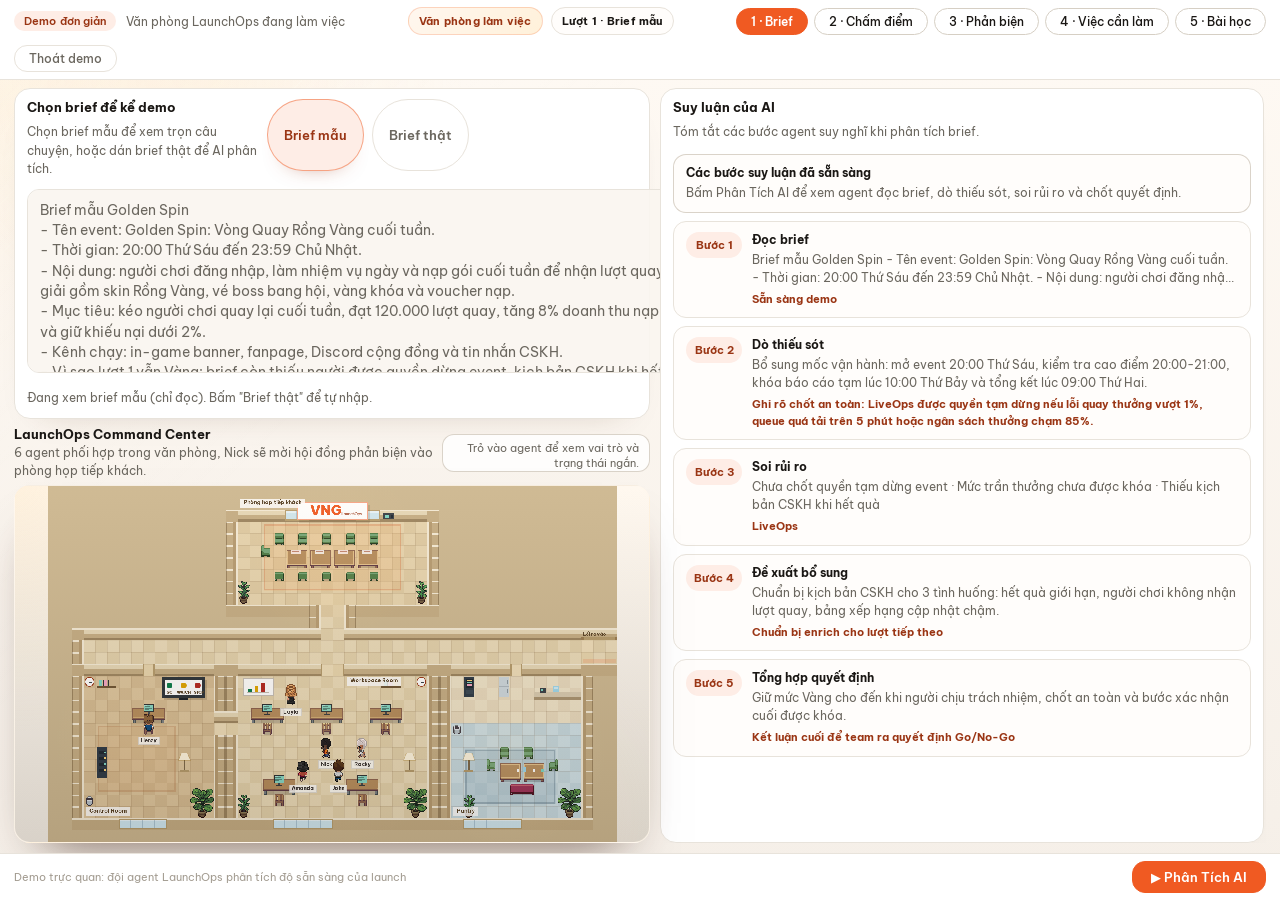
<file: demo.html>
<!doctype html>
<html lang="vi">
<head>
  <meta charset="utf-8">
  <meta name="viewport" content="width=device-width, initial-scale=1">
  <title>Demo Đơn Giản — LaunchOps Command Center</title>
  <link rel="preconnect" href="https://fonts.googleapis.com">
  <link rel="preconnect" href="https://fonts.gstatic.com" crossorigin>
  <link rel="stylesheet" href="https://fonts.googleapis.com/css2?family=Be+Vietnam+Pro:wght@400;500;600;700;800&display=swap">
  <link rel="stylesheet" href="/demo/demo.css?v=fix-20260702f">
</head>
<body>
  <main id="demoApp" class="demo-app">
    <header class="demo-top">
      <div class="demo-brand">
        <span class="demo-pill">Demo đơn giản</span>
        <span class="demo-sub">Văn phòng LaunchOps đang làm việc</span>
      </div>
      <div class="demo-status-strip" aria-label="Trạng thái demo hiện tại">
        <span id="demoMood" class="demo-chip demo-chip-office">Văn phòng làm việc</span>
        <span id="demoRunBadge" class="demo-chip">Lượt 1 · Brief mẫu</span>
      </div>
      <nav class="demo-phases" id="demoPhases" aria-label="Tiến trình 5 chặng">
        <button class="demo-phase" type="button" data-phase="0">1 · Brief</button>
        <button class="demo-phase" type="button" data-phase="1">2 · Chấm điểm</button>
        <button class="demo-phase" type="button" data-phase="2">3 · Phản biện</button>
        <button class="demo-phase" type="button" data-phase="3">4 · Việc cần làm</button>
        <button class="demo-phase" type="button" data-phase="4">5 · Bài học</button>
      </nav>
      <a class="demo-exit" id="demoExit" href="/" aria-label="Thoát demo, về trang chính">Thoát demo</a>
    </header>
    <section class="demo-body">
      <div class="demo-main-column">
        <section class="demo-brief-panel demo-card" aria-label="Chọn loại brief cho demo">
          <div class="demo-panel-head">
            <div>
              <div class="demo-card-title">Chọn brief để kể demo</div>
              <p class="demo-muted">Chọn brief mẫu để xem trọn câu chuyện, hoặc dán brief thật để AI phân tích.</p>
            </div>
          </div>
          <div class="demo-brief-modes" role="group" aria-label="Chọn loại brief">
            <button class="demo-brief-mode is-active" id="demoBriefSample" type="button" data-brief-mode="sample" aria-pressed="true">Brief mẫu</button>
            <button class="demo-brief-mode" id="demoBriefRealOption" type="button" data-brief-mode="real" aria-pressed="false">Brief thật</button>
          </div>
          <textarea id="demoBriefReal" class="demo-brief-textarea is-readonly" rows="8" readonly placeholder="Dán brief thật vào đây để phân tích bằng AI..."></textarea>
          <p class="demo-brief-hint demo-muted" id="demoBriefHint">Đang xem brief mẫu (chỉ đọc). Bấm "Brief thật" để tự nhập.</p>
        </section>
        <div class="demo-stage-shell">
          <div class="demo-stage-meta">
            <div class="demo-stage-copy">
              <strong>LaunchOps Command Center</strong>
              <span>6 agent phối hợp trong văn phòng, Nick sẽ mời hội đồng phản biện vào phòng họp tiếp khách.</span>
            </div>
            <div id="demoAgentHover" class="demo-agent-hover" aria-live="polite">Trỏ vào agent để xem vai trò và trạng thái ngắn.</div>
          </div>
          <div class="demo-stage">
            <canvas id="demoCanvas" width="768" height="480" aria-label="Văn phòng pixel 4 phòng với 6 agent"></canvas>
            <div id="demoBubbles" class="demo-bubbles" aria-live="polite"></div>
            <div class="demo-stage-glow" aria-hidden="true"></div>
          </div>
        </div>
      </div>
      <aside class="demo-results" id="demoResults" aria-label="Kết quả phân tích">
        <div id="resGauge" class="demo-card demo-gauge-wrap" data-result-phase="1"></div>
        <div id="resRisks" class="demo-card" data-result-phase="2"></div>
        <div id="resChecklist" class="demo-card" data-result-phase="3"></div>
        <div id="resLessons" class="demo-card" data-result-phase="4"></div>
        <section class="demo-card demo-reasoning-card" data-result-phase="0" aria-label="Reasoning tóm tắt của agent LLM">
          <div class="demo-panel-head">
            <div>
              <div class="demo-card-title">Suy luận của AI</div>
              <p class="demo-muted">Tóm tắt các bước agent suy nghĩ khi phân tích brief.</p>
            </div>
          </div>
          <div id="demoReasoning" class="demo-reasoning-list">
            <div class="demo-llm-note">
              <strong>Đợi kích hoạt</strong>
              <span>Khi bấm Phân Tích AI, panel này hiện các bước agent đọc brief, dò thiếu sót, soi rủi ro và chốt quyết định.</span>
            </div>
          </div>
        </section>
      </aside>
    </section>
    <footer class="demo-controls">
      <span class="demo-note">Demo trực quan: đội agent LaunchOps phân tích độ sẵn sàng của launch</span>
      <div class="demo-actions">
        <button id="demoStart" class="demo-btn demo-btn-primary" type="button">&#9654; Phân Tích AI</button>
      </div>
    </footer>
  </main>
  <script src="/demo/demo.js?v=fix-20260702f"></script>
</body>
</html>
</file>
<file: demo/demo.css>
/* demo/demo.css — LaunchOps Demo Đơn Giản
   Tất cả class đều prefix demo- để tránh xung đột với Web UI cũ.
   UTF-8, không BOM. */

/* ── Biến màu & nền ── */
:root {
  --primary:         #f05a22;
  --primary-strong:  #c2431a;
  --primary-deep:    #9a3514;
  --primary-soft:    #feede6;
  --office-glow:     rgba(240, 90, 34, 0.18);
  --war-glow:        rgba(159, 44, 44, 0.22);

  --ink:             #1a1714;
  --neutral:         #6b675f;
  --neutral-soft:    #a39c91;
  --war-ink:         #f6ede8;

  --surface:         #ffffff;
  --surface-warm:    #faf9f7;
  --surface-alt:     #fffdfb;
  --surface-war:     #221d1f;
  --surface-war-soft:#2b2427;
  --surface-war-panel:#171317;
  --surface-war-panel-2:#211a1f;

  --line:            #e8e3db;
  --line-strong:     #d6cfc4;
  --line-war:        rgba(255, 220, 210, 0.14);

  --success:         #0c7a48;
  --success-soft:    #e9f6ef;
  --warning:         #9a6700;
  --warning-strong:  #e0a400;
  --warning-soft:    #fdf3de;
  --error:           #b3261e;
  --error-soft:      #fdeeec;

  /* Thang bo góc */
  --radius-ctrl:  13px;
  --radius-card:  16px;
  --radius-pill:  20px;

  /* Font */
  --font-base: "Be Vietnam Pro", system-ui, sans-serif;
}

/* ── Reset tối thiểu ── */
*, *::before, *::after {
  box-sizing: border-box;
  margin: 0;
  padding: 0;
}

html, body {
  height: 100%;
  overflow: hidden; /* toàn trang không cuộn ngang */
}

body {
  font-family: var(--font-base);
  font-size: 14px;
  color: var(--ink);
  background:
    radial-gradient(circle at top left, rgba(255, 217, 156, 0.24) 0%, transparent 26%),
    radial-gradient(circle at bottom right, rgba(255, 235, 205, 0.4) 0%, transparent 32%),
    linear-gradient(180deg, #f8f1e8 0%, #f5efe8 100%);
  -webkit-font-smoothing: antialiased;
}

/* ── Layout chính: grid dọc full viewport ── */
.demo-app {
  display: grid;
  grid-template-rows: auto 1fr auto;
  height: 100dvh;
  min-height: 0;
  overflow: hidden;
  background:
    radial-gradient(circle at top left, rgba(255, 224, 177, 0.28) 0%, transparent 24%),
    linear-gradient(180deg, rgba(255, 250, 244, 0.98) 0%, rgba(245, 239, 232, 0.98) 100%);
}

.demo-app::before {
  content: "";
  position: fixed;
  inset: 0;
  pointer-events: none;
  background:
    linear-gradient(135deg, rgba(255, 255, 255, 0.12) 0%, transparent 34%),
    radial-gradient(circle at 15% 8%, rgba(255, 210, 142, 0.12) 0%, transparent 20%),
    repeating-linear-gradient(135deg, rgba(255, 255, 255, 0.04) 0 1px, transparent 1px 18px);
  opacity: 0.8;
  z-index: 0;
}

.demo-top,
.demo-body,
.demo-controls {
  position: relative;
  z-index: 1;
}

/* ── Header ── */
.demo-top {
  display: flex;
  align-items: center;
  justify-content: space-between;
  gap: 10px;
  padding: 7px 14px;
  background: var(--surface);
  border-bottom: 1px solid var(--line);
  flex-wrap: wrap;
  min-height: 0;
}

.demo-status-strip {
  display: inline-flex;
  align-items: center;
  gap: 8px;
  flex-wrap: wrap;
}

.demo-chip {
  display: inline-flex;
  align-items: center;
  min-height: 28px;
  padding: 4px 10px;
  border-radius: 999px;
  background: var(--surface-alt);
  border: 1px solid var(--line);
  color: var(--ink);
  font-size: 11px;
  font-weight: 700;
  letter-spacing: 0.02em;
}

.demo-chip-office {
  background: linear-gradient(135deg, #fff7ef 0%, #fff1da 100%);
  color: var(--primary-deep);
  border-color: rgba(240, 90, 34, 0.22);
}

.demo-chip-review {
  background: linear-gradient(135deg, #fff4dc 0%, #ffe8d6 100%);
  color: var(--primary-deep);
  border-color: rgba(240, 90, 34, 0.28);
}

.demo-brand {
  display: flex;
  align-items: center;
  gap: 10px;
  flex-shrink: 0;
}

.demo-pill {
  display: inline-flex;
  align-items: center;
  padding: 3px 10px;
  background: var(--primary-soft);
  color: var(--primary-deep);
  border-radius: var(--radius-pill);
  font-size: 11px;
  font-weight: 600;
  letter-spacing: 0.01em;
  white-space: nowrap;
}

.demo-sub {
  font-size: 12px;
  color: var(--neutral);
  white-space: nowrap;
}

/* ── Nav 5 chặng ── */
.demo-phases {
  display: flex;
  align-items: center;
  gap: 6px;
  flex-wrap: wrap;
}

.demo-phase {
  display: inline-flex;
  align-items: center;
  padding: 5px 14px;
  background: var(--surface);
  color: var(--ink);
  border: 1px solid var(--line-strong);
  border-radius: var(--radius-pill);
  font-family: var(--font-base);
  font-size: 12px;
  font-weight: 500;
  cursor: pointer;
  white-space: nowrap;
  transition: background 0.15s, color 0.15s, border-color 0.15s;
}

.demo-phase:hover {
  background: var(--surface-warm);
  border-color: var(--neutral-soft);
}

.demo-phase.is-active {
  background: var(--primary);
  color: #fff;
  border-color: var(--primary);
  font-weight: 600;
}

/* ── Nút thoát ── */
.demo-exit {
  display: inline-flex;
  align-items: center;
  padding: 5px 14px;
  color: var(--neutral);
  border: 1px solid var(--line);
  border-radius: var(--radius-ctrl);
  font-size: 12px;
  font-weight: 500;
  text-decoration: none;
  white-space: nowrap;
  transition: color 0.15s, border-color 0.15s;
  flex-shrink: 0;
}

.demo-exit:hover {
  color: var(--ink);
  border-color: var(--line-strong);
}

/* ── Body: 2 cột ── */
.demo-body {
  display: grid;
  grid-template-columns: minmax(560px, 1.05fr) minmax(440px, 1fr);
  gap: 10px;
  padding: 8px 14px 10px;
  min-height: 0;
  overflow: hidden;
}

.demo-main-column {
  display: flex;
  flex-direction: column;
  gap: 8px;
  min-height: 0;
}

.demo-panel-head {
  display: flex;
  align-items: flex-start;
  justify-content: space-between;
  gap: 12px;
}

.demo-inline-badge {
  display: inline-flex;
  align-items: center;
  min-height: 28px;
  padding: 4px 10px;
  border-radius: 999px;
  background: var(--primary-soft);
  color: var(--primary-deep);
  font-size: 11px;
  font-weight: 700;
  white-space: nowrap;
}

.demo-brief-panel {
  display: grid;
  grid-template-columns: minmax(230px, 0.8fr) minmax(420px, 1.2fr);
  align-items: stretch;
  gap: 10px;
  padding: 8px 12px;
}

.demo-brief-modes {
  display: flex;
  gap: 8px;
  margin-bottom: 8px;
}

.demo-brief-mode {
  flex: 0 0 auto;
  font-family: var(--font-base);
  cursor: pointer;
  padding: 7px 16px;
  border-radius: 999px;
  border: 1px solid var(--line);
  background: rgba(255, 255, 255, 0.96);
  color: var(--neutral);
  font-size: 13px;
  font-weight: 600;
}

.demo-brief-mode.is-active {
  border-color: rgba(240, 90, 34, 0.5);
  background: var(--primary-soft);
  color: var(--primary-deep);
  box-shadow: 0 12px 22px -20px rgba(154, 53, 20, 0.7);
}

.demo-brief-hint {
  grid-column: 1 / -1;
  margin-top: 6px;
  font-size: 11px;
}

.demo-brief-textarea.is-readonly {
  background: rgba(250, 246, 240, 0.92);
  color: var(--neutral);
  cursor: default;
}

.demo-brief-textarea {
  grid-column: 1 / -1;
  width: 100%;
  min-height: 150px;
  resize: vertical;
  border: 1px solid var(--line);
  border-radius: 12px;
  padding: 10px 12px;
  font: inherit;
  line-height: 1.45;
  color: var(--ink);
  background: rgba(255, 255, 255, 0.92);
}

.demo-brief-textarea:focus {
  outline: none;
  border-color: rgba(240, 90, 34, 0.45);
  box-shadow: 0 0 0 3px rgba(240, 90, 34, 0.12);
}

.demo-stage-shell {
  position: relative;
  display: flex;
  flex-direction: column;
  gap: 8px;
  min-height: 0;
  flex: 1 1 auto;
  padding-top: 2px;
}

.demo-stage-meta {
  display: flex;
  align-items: center;
  justify-content: space-between;
  gap: 8px;
  min-height: 38px;
}

.demo-stage-copy {
  display: flex;
  flex-direction: column;
  gap: 2px;
}

.demo-stage-copy strong {
  font-size: 13px;
}

.demo-stage-copy span {
  color: var(--neutral);
  font-size: 12px;
  line-height: 1.5;
}

.demo-agent-hover {
  display: inline-flex;
  align-items: flex-start;
  flex-direction: column;
  height: 38px;
  width: min(360px, 42%);
  overflow: hidden;
  padding: 6px 10px;
  border-radius: 12px;
  background: rgba(255, 255, 255, 0.82);
  border: 1px solid rgba(214, 207, 196, 0.9);
  color: var(--neutral);
  font-size: 11px;
  line-height: 1.35;
  text-align: right;
}

.demo-agent-hover strong {
  color: var(--ink);
  font-size: 11px;
}

.demo-agent-hover span {
  color: var(--neutral);
  font-size: 10px;
  line-height: 1.35;
}

/* ── Stage (canvas) ── */
.demo-stage {
  position: relative;
  background:
    radial-gradient(circle at top left, rgba(255, 214, 148, 0.2) 0%, transparent 34%),
    radial-gradient(circle at 78% 92%, rgba(255, 232, 188, 0.18) 0%, transparent 30%),
    linear-gradient(180deg, #fff8ef 0%, #f5eee4 100%);
  border-radius: var(--radius-card);
  overflow: hidden;
  min-height: 0;
  max-height: min(74dvh, 860px);
  aspect-ratio: 768 / 480;
  display: flex;
  align-items: stretch;
  justify-content: center;
  border: 1px solid rgba(255, 239, 221, 0.12);
  box-shadow: 0 28px 50px -30px rgba(53, 24, 11, 0.72);
}

.demo-stage-glow {
  position: absolute;
  inset: 0;
  pointer-events: none;
  background: linear-gradient(180deg, rgba(255, 252, 245, 0.05) 0%, rgba(12, 7, 4, 0.12) 100%);
}

.demo-app[data-mood="legacy-review"] .demo-stage {
  background:
    radial-gradient(circle at 82% 20%, rgba(255, 102, 78, 0.16) 0%, transparent 24%),
    radial-gradient(circle at top left, rgba(133, 31, 39, 0.18) 0%, transparent 30%),
    linear-gradient(180deg, #1d1519 0%, #0f0c0e 100%);
  border-color: rgba(255, 169, 148, 0.22);
  box-shadow: 0 32px 56px -34px rgba(0, 0, 0, 0.82);
}

.demo-app[data-mood="legacy-review"] .demo-stage-glow {
  background: linear-gradient(180deg, rgba(255, 124, 104, 0.06) 0%, rgba(2, 2, 4, 0.3) 100%);
}

.demo-app[data-mood="legacy-review"] {
  background:
    radial-gradient(circle at top right, rgba(116, 20, 28, 0.2) 0%, transparent 18%),
    radial-gradient(circle at bottom left, rgba(255, 118, 86, 0.08) 0%, transparent 20%),
    linear-gradient(180deg, #171215 0%, #0f0d0f 100%);
}

.demo-app[data-mood="legacy-review"]::before {
  background:
    linear-gradient(135deg, rgba(255, 255, 255, 0.02) 0%, transparent 32%),
    radial-gradient(circle at 88% 10%, rgba(255, 115, 82, 0.1) 0%, transparent 14%),
    repeating-linear-gradient(135deg, rgba(255, 255, 255, 0.025) 0 1px, transparent 1px 18px);
  opacity: 0.9;
}

.demo-app[data-mood="legacy-review"] .demo-persona-link {
  stroke: rgba(255, 176, 141, 0.5);
}

.demo-app[data-mood="legacy-review"] .demo-persona-link.is-active {
  stroke: rgba(255, 103, 103, 0.98);
}

#demoCanvas {
  image-rendering: pixelated;
  width: auto;
  max-width: 100%;
  max-height: 100%;
  height: 100%;
  display: block;
  align-self: center;
}

.demo-bubbles {
  position: absolute;
  inset: 0;
  pointer-events: none;
}

.demo-persona-links {
  position: absolute;
  inset: 0;
  width: 100%;
  height: 100%;
  pointer-events: none;
  overflow: visible;
}

.demo-persona-link {
  stroke: rgba(255, 207, 126, 0.42);
  stroke-width: 1.75;
  stroke-dasharray: 4 4;
  opacity: 0.7;
}

.demo-persona-link.is-active {
  stroke: rgba(255, 117, 95, 0.96);
  stroke-width: 2.35;
  stroke-dasharray: none;
  filter: drop-shadow(0 0 6px rgba(255, 117, 95, 0.35));
}

.demo-bubble {
  position: absolute;
  transform: translate(-50%, -100%);
  max-width: 190px;
  padding: 6px 9px;
  border-radius: 12px;
  background: rgba(255, 253, 251, 0.96);
  border: 1px solid rgba(232, 227, 219, 0.95);
  box-shadow: 0 8px 20px -16px rgba(40, 20, 10, 0.4);
  color: var(--ink);
  font-size: 11px;
  line-height: 1.45;
}

.demo-app[data-mood="legacy-review"] .demo-bubble {
  background: rgba(26, 20, 23, 0.96);
  border-color: rgba(255, 190, 173, 0.2);
  color: #fff0ec;
}

.demo-bubble::after {
  content: "";
  position: absolute;
  left: 50%;
  bottom: -6px;
  width: 12px;
  height: 12px;
  background: rgba(255, 253, 251, 0.96);
  border-right: 1px solid rgba(232, 227, 219, 0.95);
  border-bottom: 1px solid rgba(232, 227, 219, 0.95);
  transform: translateX(-50%) rotate(45deg);
}

.demo-app[data-mood="legacy-review"] .demo-bubble::after {
  background: rgba(26, 20, 23, 0.96);
  border-right-color: rgba(255, 190, 173, 0.2);
  border-bottom-color: rgba(255, 190, 173, 0.2);
}

.demo-agent-tag {
  position: absolute;
  transform: translate(-50%, -100%);
  display: inline-flex;
  flex-direction: column;
  gap: 2px;
  max-width: 190px;
  padding: 7px 9px;
  border-radius: 12px;
  background: rgba(26, 23, 20, 0.94);
  border: 1px solid rgba(255, 255, 255, 0.1);
  box-shadow: 0 10px 18px -14px rgba(0, 0, 0, 0.55);
  color: #fff7f2;
  pointer-events: none;
}

.demo-agent-tag strong {
  font-size: 11px;
  font-weight: 700;
  line-height: 1.35;
}

.demo-agent-tag span {
  font-size: 10px;
  line-height: 1.35;
  color: rgba(255, 247, 242, 0.82);
}

/* ── Results aside: khung tab duy nhất, chỉ panel active hiển thị ── */
.demo-results {
  background: transparent;
  display: flex;
  flex-direction: column;
  min-height: 0;
  overflow: hidden;            /* khung cố định, không cuộn cả cột */
  padding-right: 2px;
}

.demo-results > [data-result-phase] {
  display: none;
}

.demo-results > [data-result-phase].is-shown {
  display: flex;
  flex-direction: column;
  flex: 1 1 auto;
  min-height: 0;
  overflow-y: auto;            /* chỉ panel đang xem mới cuộn nội bộ */
}

.demo-card {
  background: var(--surface);
  border: 1px solid var(--line);
  border-radius: var(--radius-card);
  padding: 10px 12px;
  flex-shrink: 0;
  min-height: 56px;
  box-shadow: 0 16px 34px -28px rgba(72, 41, 18, 0.28);
}

.demo-app[data-mood="legacy-review"] .demo-card {
  background: linear-gradient(180deg, rgba(23, 19, 23, 0.98) 0%, rgba(33, 26, 31, 0.98) 100%);
  border-color: rgba(255, 199, 185, 0.16);
  color: var(--war-ink);
  box-shadow: 0 18px 32px -26px rgba(0, 0, 0, 0.68), inset 0 1px 0 rgba(255, 177, 160, 0.04);
}

.demo-app[data-mood="legacy-review"] .demo-muted,
.demo-app[data-mood="legacy-review"] .demo-card-copy,
.demo-app[data-mood="legacy-review"] .demo-risk-card span,
.demo-app[data-mood="legacy-review"] .demo-check-item span,
.demo-app[data-mood="legacy-review"] .demo-lesson-item,
.demo-app[data-mood="legacy-review"] .demo-llm-note span,
.demo-app[data-mood="legacy-review"] .demo-reasoning-status span,
.demo-app[data-mood="legacy-review"] .demo-reasoning-body p,
.demo-app[data-mood="legacy-review"] .demo-stage-copy span,
.demo-app[data-mood="legacy-review"] .demo-agent-hover,
.demo-app[data-mood="legacy-review"] .demo-brief-option span {
  color: rgba(246, 237, 232, 0.78);
}

.demo-app[data-mood="legacy-review"] .demo-inline-badge {
  background: rgba(255, 128, 106, 0.14);
  color: #ffd2c7;
}

.demo-app[data-mood="legacy-review"] .demo-agent-hover,
.demo-app[data-mood="legacy-review"] .demo-brief-option,
.demo-app[data-mood="legacy-review"] .demo-brief-textarea,
.demo-app[data-mood="legacy-review"] .demo-risk-card,
.demo-app[data-mood="legacy-review"] .demo-check-item,
.demo-app[data-mood="legacy-review"] .demo-lesson-item,
.demo-app[data-mood="legacy-review"] .demo-llm-note,
.demo-app[data-mood="legacy-review"] .demo-reasoning-status,
.demo-app[data-mood="legacy-review"] .demo-reasoning-item,
.demo-app[data-mood="legacy-review"] .demo-chip {
  background: linear-gradient(180deg, rgba(28, 24, 27, 0.94) 0%, rgba(38, 32, 36, 0.94) 100%);
  border-color: rgba(255, 212, 201, 0.12);
  color: var(--war-ink);
}

.demo-app[data-mood="legacy-review"] .demo-top,
.demo-app[data-mood="legacy-review"] .demo-controls {
  background: rgba(16, 13, 15, 0.92);
  border-color: rgba(255, 205, 194, 0.1);
}

.demo-app[data-mood="legacy-review"] .demo-exit,
.demo-app[data-mood="legacy-review"] .demo-phase,
.demo-app[data-mood="legacy-review"] .demo-btn-ghost {
  background: rgba(25, 21, 24, 0.95);
  border-color: rgba(255, 195, 180, 0.14);
  color: rgba(246, 237, 232, 0.9);
}

.demo-app[data-mood="legacy-review"] .demo-phase:hover,
.demo-app[data-mood="legacy-review"] .demo-btn-ghost:hover,
.demo-app[data-mood="legacy-review"] .demo-exit:hover {
  background: rgba(39, 32, 37, 0.98);
  border-color: rgba(255, 175, 154, 0.24);
  color: #fff3ef;
}

.demo-app[data-mood="legacy-review"] .demo-phase.is-active {
  background: linear-gradient(180deg, #ff7c57 0%, #db5531 100%);
  border-color: rgba(255, 196, 181, 0.34);
  color: #fff9f5;
}

.demo-app[data-mood="legacy-review"] .demo-brief-textarea::placeholder {
  color: rgba(246, 237, 232, 0.48);
}

.demo-card-title {
  margin-bottom: 8px;
  font-size: 13px;
  font-weight: 700;
  color: var(--ink);
}

.demo-muted {
  color: var(--neutral);
  font-size: 12px;
  line-height: 1.55;
}

.demo-card-copy {
  margin-top: 10px;
  color: var(--neutral);
  font-size: 12px;
  line-height: 1.55;
}

.demo-story-section {
  display: flex;
  flex-direction: column;
  gap: 12px;
}

.demo-story-head {
  display: grid;
  grid-template-columns: auto 1fr;
  gap: 10px;
  align-items: start;
}

.demo-story-head-compact {
  margin-top: 2px;
}

.demo-story-chip {
  display: inline-flex;
  align-items: center;
  justify-content: center;
  min-width: 88px;
  min-height: 28px;
  padding: 4px 10px;
  border-radius: 999px;
  border: 1px solid var(--line);
  background: var(--surface-alt);
  color: var(--neutral);
  font-size: 11px;
  font-weight: 800;
  letter-spacing: 0.01em;
}

.demo-story-chip.is-active {
  background: var(--primary-soft);
  border-color: rgba(240, 90, 34, 0.28);
  color: var(--primary-deep);
}

.demo-story-chip.is-complete {
  background: var(--success-soft);
  border-color: rgba(12, 122, 72, 0.18);
  color: var(--success);
}

.demo-story-chip.is-pending {
  background: #f6f2ed;
  color: var(--neutral);
}

.demo-story-copy {
  display: flex;
  flex-direction: column;
  gap: 4px;
}

.demo-story-copy strong {
  font-size: 12px;
}

.demo-story-copy span,
.demo-story-placeholder,
.demo-story-subtitle,
.demo-rerun-card p,
.demo-rerun-card span {
  color: var(--neutral);
  font-size: 12px;
  line-height: 1.5;
}

.demo-story-subtitle {
  font-weight: 700;
  color: var(--ink);
}

.demo-story-placeholder {
  padding: 10px 12px;
  border: 1px dashed var(--line-strong);
  border-radius: 13px;
  background: rgba(250, 249, 247, 0.86);
}

.demo-story-divider {
  height: 1px;
  background: linear-gradient(90deg, rgba(214, 207, 196, 0.1) 0%, rgba(214, 207, 196, 0.95) 18%, rgba(214, 207, 196, 0.95) 82%, rgba(214, 207, 196, 0.1) 100%);
}

.demo-brief-additions,
.demo-checklist-block {
  display: flex;
  flex-direction: column;
  gap: 8px;
}

.demo-rerun-box {
  display: flex;
  flex-direction: column;
  gap: 8px;
}

.demo-rerun-card {
  display: flex;
  flex-direction: column;
  gap: 8px;
  padding: 12px;
  background: linear-gradient(180deg, #fff8f1 0%, #fffdfb 100%);
  border: 1px solid rgba(240, 90, 34, 0.18);
  border-radius: 13px;
}

.demo-rerun-head {
  display: flex;
  align-items: center;
  justify-content: space-between;
  gap: 8px;
}

.demo-rerun-head strong {
  font-size: 13px;
}

/* Khối "xác nhận của team" trong thẻ Lượt 2 — tách label/nội dung thành 2 dòng rõ ràng. */
.demo-rerun-outcome {
  display: flex;
  flex-direction: column;
  gap: 3px;
  padding: 8px 10px;
  background: rgba(250, 249, 247, 0.9);
  border: 1px solid var(--line);
  border-radius: 10px;
}

.demo-rerun-outcome strong {
  font-size: 11px;
  color: var(--ink);
}

.demo-rerun-outcome span {
  font-size: 12px;
  line-height: 1.5;
  color: var(--neutral);
}

.demo-rerun-outcome.is-empty span {
  color: var(--neutral-soft);
}

.demo-rerun-memory,
.demo-memory-line {
  padding: 8px 10px;
  background: var(--primary-soft);
  border-radius: 10px;
  font-size: 12px;
  line-height: 1.5;
  color: var(--primary-deep);
}

/* So sánh Lượt 1 -> Lượt 2 dưới đồng hồ readiness. */
.demo-gauge-compare {
  display: flex;
  align-items: center;
  flex-wrap: wrap;
  gap: 8px;
}

.demo-compare-chip {
  display: inline-flex;
  padding: 5px 10px;
  border-radius: 999px;
  font-size: 12px;
  font-weight: 700;
  background: var(--surface-alt);
  border: 1px solid var(--line);
  color: var(--neutral);
}

.demo-compare-chip.is-done {
  background: var(--surface-warm);
  color: var(--ink);
}

.demo-compare-chip.is-active {
  background: var(--primary-soft);
  border-color: rgba(240, 90, 34, 0.35);
  color: var(--primary-deep);
}

.demo-compare-chip.is-pending {
  color: var(--neutral-soft);
  border-style: dashed;
}

.demo-compare-arrow {
  font-size: 14px;
  color: var(--neutral-soft);
}

/* Rủi ro lượt 1 đã khóa — hiển thị mờ kèm dấu check kể phần việc đã xử lý. */
.demo-risk-card.is-resolved {
  flex-direction: row;
  align-items: center;
  justify-content: space-between;
  gap: 8px;
  opacity: 0.72;
  padding: 7px 12px;
}

.demo-risk-card.is-resolved strong {
  font-weight: 600;
}

.demo-risk-card.is-resolved strong::before {
  content: "\2713 ";
  color: var(--success);
  font-weight: 800;
}

.demo-gauge-box {
  display: flex;
  align-items: center;
  gap: 12px;
}

.demo-gauge-score {
  display: flex;
  flex-direction: column;
  gap: 4px;
}

.demo-gauge-score strong {
  font-size: 24px;
  font-weight: 800;
}

.demo-gauge-score span {
  display: inline-flex;
  width: fit-content;
  padding: 4px 10px;
  border-radius: 999px;
  background: var(--warning-soft);
  color: var(--warning);
  font-size: 12px;
  font-weight: 700;
}

.demo-list {
  display: flex;
  flex-direction: column;
  gap: 8px;
}

.demo-risk-card,
.demo-check-item,
.demo-lesson-item,
.demo-llm-note {
  display: flex;
  flex-direction: column;
  gap: 4px;
  padding: 10px 12px;
  background: var(--surface-alt);
  border: 1px solid var(--line);
  border-radius: 13px;
}

.demo-risk-card strong,
.demo-check-item strong {
  font-size: 12px;
}

.demo-risk-card span,
.demo-check-item span,
.demo-lesson-item,
.demo-llm-note span {
  color: var(--neutral);
  font-size: 12px;
  line-height: 1.5;
}

.demo-risk-card em,
.demo-check-item em,
.demo-llm-note strong {
  font-style: normal;
  color: var(--primary-deep);
  font-size: 11px;
  font-weight: 700;
}

.demo-gauge-wrap {
  min-height: 72px;
}

.demo-reasoning-card {
  display: flex;
  flex-direction: column;
  gap: 12px;
}

.demo-reasoning-list {
  display: flex;
  flex-direction: column;
  gap: 8px;
}

.demo-reasoning-status,
.demo-reasoning-item {
  display: grid;
  grid-template-columns: auto 1fr;
  gap: 10px;
  padding: 10px 12px;
  border-radius: 13px;
  border: 1px solid var(--line);
  background: var(--surface-alt);
}

.demo-reasoning-status {
  grid-template-columns: 1fr;
  gap: 4px;
}

.demo-reasoning-status strong,
.demo-reasoning-body strong {
  font-size: 12px;
}

.demo-reasoning-status span,
.demo-reasoning-body p,
.demo-reasoning-body span {
  color: var(--neutral);
  font-size: 12px;
  line-height: 1.5;
}

.demo-reasoning-step {
  display: inline-flex;
  align-items: center;
  justify-content: center;
  min-width: 56px;
  height: 26px;
  border-radius: 999px;
  background: var(--primary-soft);
  color: var(--primary-deep);
  font-size: 11px;
  font-weight: 700;
}

.demo-reasoning-body {
  display: flex;
  flex-direction: column;
  gap: 4px;
}

.demo-reasoning-body span {
  font-size: 11px;
  color: var(--primary-deep);
  font-weight: 700;
}

.demo-reasoning-status-loading {
  border-color: rgba(224, 164, 0, 0.28);
  background: linear-gradient(180deg, #fffbf2 0%, #fff7e8 100%);
}

.demo-reasoning-status-success {
  border-color: rgba(12, 122, 72, 0.2);
  background: linear-gradient(180deg, #f1fbf5 0%, #eaf7ef 100%);
}

.demo-reasoning-status-fallback {
  border-color: rgba(154, 103, 0, 0.2);
  background: linear-gradient(180deg, #fff9ef 0%, #fdf3de 100%);
}

.demo-reasoning-status-idle {
  border-color: rgba(214, 207, 196, 0.9);
}

.demo-app[data-mood="legacy-review"] .demo-reasoning-step,
.demo-app[data-mood="legacy-review"] .demo-reasoning-body span,
.demo-app[data-mood="legacy-review"] .demo-llm-note strong {
  color: #ffd2c7;
  background: rgba(255, 128, 106, 0.14);
}

.demo-app[data-mood="legacy-review"] .demo-story-chip.is-active,
.demo-app[data-mood="legacy-review"] .demo-rerun-card {
  background: rgba(255, 128, 106, 0.12);
  border-color: rgba(255, 210, 199, 0.18);
  color: var(--war-ink);
}

.demo-app[data-mood="legacy-review"] .demo-story-chip.is-complete {
  background: rgba(69, 122, 90, 0.24);
  border-color: rgba(150, 231, 187, 0.2);
  color: #d4ffe4;
}

.demo-app[data-mood="legacy-review"] .demo-story-chip.is-pending,
.demo-app[data-mood="legacy-review"] .demo-story-placeholder {
  background: rgba(43, 36, 39, 0.92);
  border-color: var(--line-war);
  color: rgba(246, 237, 232, 0.74);
}

.demo-app[data-mood="legacy-review"] .demo-story-copy span,
.demo-app[data-mood="legacy-review"] .demo-story-placeholder,
.demo-app[data-mood="legacy-review"] .demo-rerun-card p,
.demo-app[data-mood="legacy-review"] .demo-rerun-card span {
  color: rgba(246, 237, 232, 0.78);
}

.demo-app[data-mood="legacy-review"] .demo-story-subtitle,
.demo-app[data-mood="legacy-review"] .demo-rerun-head strong {
  color: var(--war-ink);
}

.demo-app[data-mood="legacy-review"] .demo-story-divider {
  background: linear-gradient(90deg, rgba(255, 220, 210, 0.08) 0%, rgba(255, 220, 210, 0.56) 18%, rgba(255, 220, 210, 0.56) 82%, rgba(255, 220, 210, 0.08) 100%);
}

/* ── Footer / controls ── */
.demo-controls {
  display: flex;
  align-items: center;
  justify-content: space-between;
  gap: 10px;
  padding: 7px 14px;
  background: var(--surface);
  border-top: 1px solid var(--line);
  flex-wrap: wrap;
  min-height: 0;
}

.demo-note {
  font-size: 11px;
  color: var(--neutral-soft);
}

.demo-actions {
  display: flex;
  align-items: center;
  gap: 8px;
}

/* ── Buttons ── */
.demo-btn {
  display: inline-flex;
  align-items: center;
  gap: 6px;
  padding: 7px 18px;
  border-radius: var(--radius-ctrl);
  font-family: var(--font-base);
  font-size: 13px;
  font-weight: 600;
  cursor: pointer;
  border: 1px solid transparent;
  transition: background 0.15s, border-color 0.15s, color 0.15s;
  white-space: nowrap;
}

.demo-btn-primary {
  background: var(--primary);
  color: #fff;
  border-color: var(--primary);
}

.demo-btn-primary:hover {
  background: var(--primary-strong);
  border-color: var(--primary-strong);
}

.demo-btn-ghost {
  background: var(--surface);
  color: var(--ink);
  border-color: var(--line-strong);
}

.demo-btn-ghost:hover {
  background: var(--surface-warm);
  border-color: var(--neutral-soft);
}

/* ── Responsive: màn hẹp < 900px xếp dọc ── */
@media (max-width: 899px) {
  /* Cho phép cuộn dọc tự nhiên để canvas không bị nén */
  .demo-app {
    overflow-y: auto;
  }

  .demo-body {
    grid-template-columns: 1fr;
    overflow: visible;
  }

  .demo-stage-meta {
    flex-direction: column;
    align-items: flex-start;
  }

  .demo-agent-hover {
    max-width: none;
    width: 100%;
    text-align: left;
  }

  .demo-results {
    overflow-y: visible;
  }

  .demo-top {
    gap: 10px;
  }

  .demo-phases {
    order: 3;
    width: 100%;
  }
}

/* (Đã gỡ block "Dark office chrome" — /demo trở lại tông sáng ấm theo DESIGN.md) */
</file>
